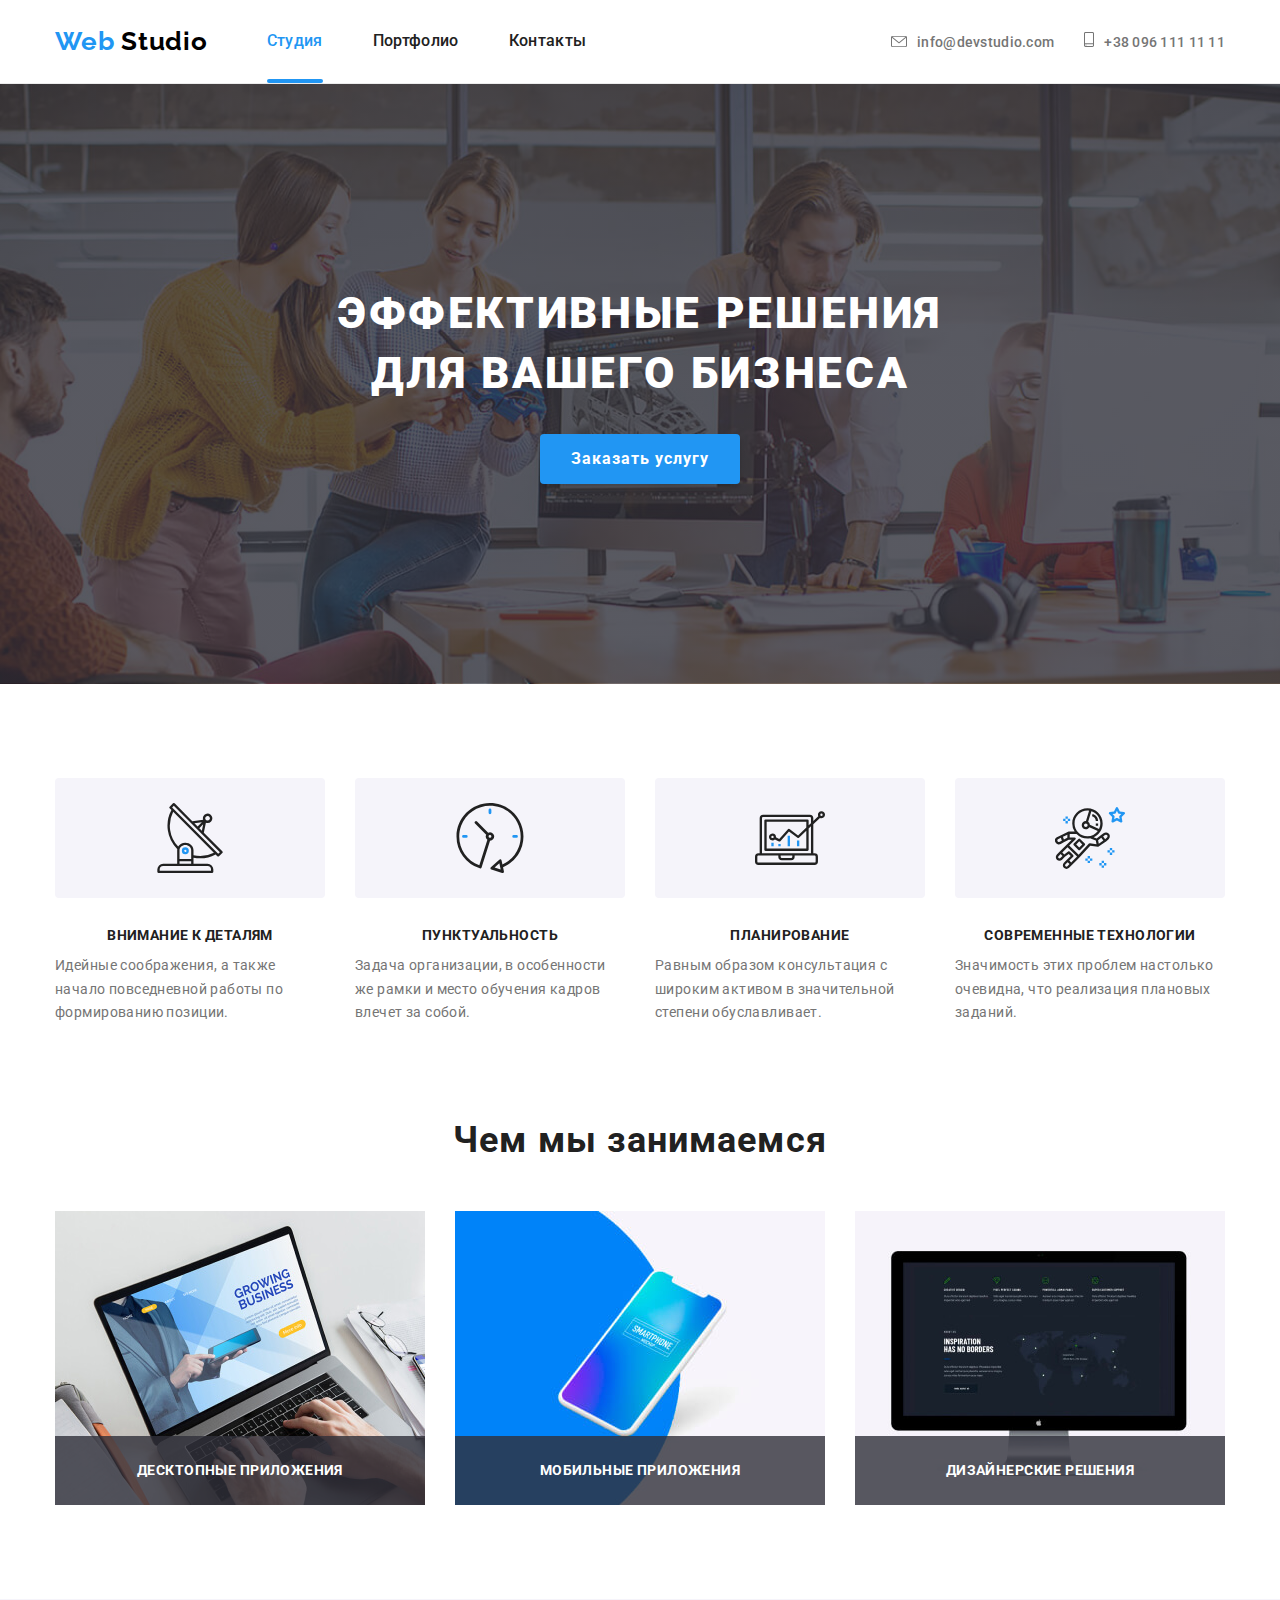
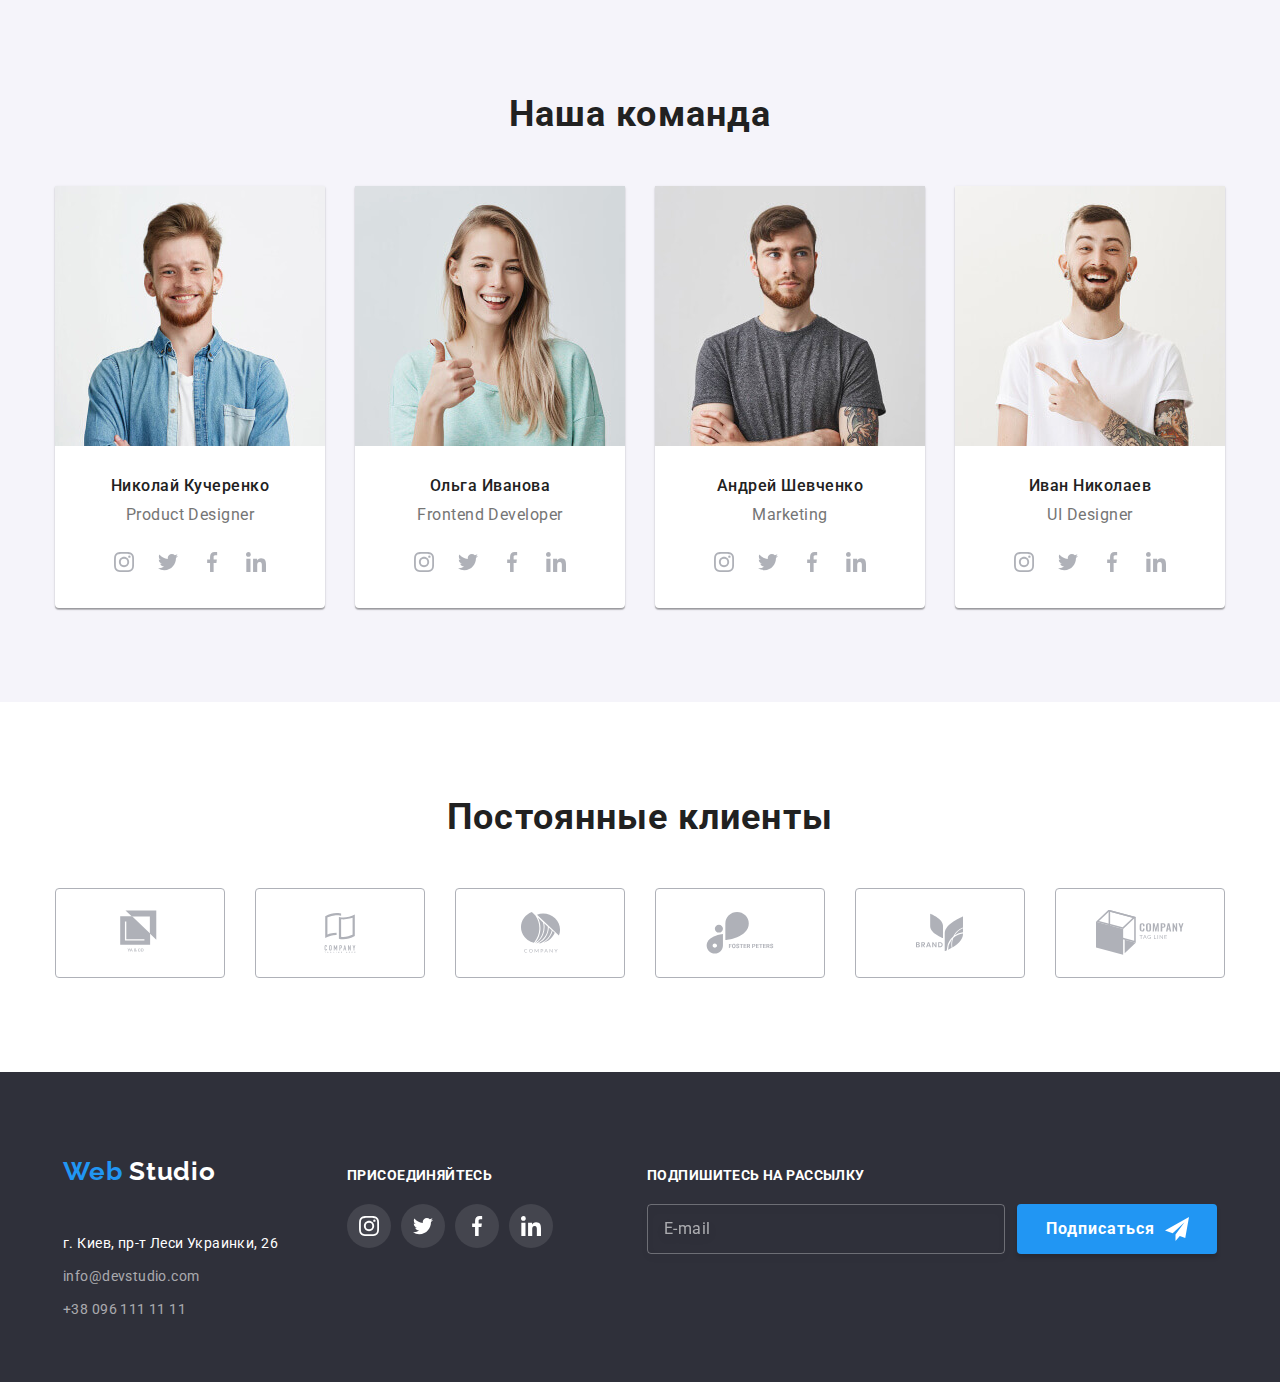
<file: index.html>
<!DOCTYPE html>
<html lang="ru">
  <head>
    <meta charset="UTF-8" />
    <meta name="viewport" content="width=device-width, initial-scale=1.0" />
    <title>Web Studio</title>
    <link
      href="https://fonts.googleapis.com/css2?family=Raleway:wght@700&family=Roboto:wght@400;500;700;900&display=swap"
      rel="stylesheet"
    />
    <link rel="stylesheet" href="./css/normalize.css" />
    <link rel="stylesheet" href="./css/main.min.css" />
  </head>

  <body>
    <!-- Шапка сайта -->
    <header class="header header-main-page">
      <div class="container" id="menu-container">
        <a class="logo link" lang="en" href="./index.html"
          ><span class="logo-element">Web</span> Studio</a
        ><button
          type="button"
          class="menu-button"
          aria-expanded="false"
          aria-controls="menu-container"
          data-menu-button
        >
          <svg
            width="40"
            height="40"
            aria-label="Переключатель мобильного меню"
          >
            <use class="burger" href="./images/sprite.svg#burger"></use>
            <use
              class="burger-close"
              href="./images/sprite.svg#burger-close"
            ></use>
          </svg>
        </button>
        <div data-menu class="menu-container">
          <nav class="navigation">
            <ul class="navigation-list list">
              <li class="navigation-list-item">
                <a
                  class="navigation-list-link current-page-link link"
                  href="./index.html"
                  >Студия</a
                >
              </li>
              <li class="navigation-list-item">
                <a class="navigation-list-link link" href="./portfolio.html"
                  >Портфолио</a
                >
              </li>
              <li class="navigation-list-item">
                <a class="navigation-list-link link" href="">Контакты</a>
              </li>
            </ul>
          </nav>
          <div>
            <address class="address">
              <ul class="address-list list">
                <li class="address-list-item">
                  <a
                    class="address-list-item-link link"
                    href="mailto:info@devstudio.com"
                    ><svg class="header-mail-svg" width="16" height="11">
                      <use href="./images/sprite.svg#envelope"></use></svg
                    >info@devstudio.com</a
                  >
                </li>
                <li class="address-list-item">
                  <a
                    class="address-list-item-link link"
                    href="tel:+380961111111"
                    ><svg class="header-phone-svg" width="10" height="15">
                      <use href="./images/sprite.svg#smartphone"></use></svg
                    >+38 096 111 11 11</a
                  >
                </li>
              </ul>
            </address>
          </div>
        </div>
      </div>
    </header>

    <main>
      <!-- Герой -->
      <section class="hero">
        <div class="container">
          <h1 class="hero-title">
            Эффективные решения<br />
            для вашего бизнеса
          </h1>
          <button data-modal-open type="button" class="hero-button">
            Заказать услугу
          </button>
        </div>
      </section>
      <!-- Почему мы -->
      <section class="why-are-we section">
        <div class="container">
          <h2 hidden>Почему мы</h2>
          <ul class="why-are-we-list list">
            <li class="why-are-we-list-item">
              <div class="why-img">
                <svg width="70" height="70">
                  <use href="./images/sprite.svg#attention"></use>
                </svg>
              </div>
              <h3 class="subtitle">Внимание к деталям</h3>
              <p class="why-are-we-feature">
                Идейные соображения, а также начало повседневной работы по
                формированию позиции.
              </p>
            </li>

            <li class="why-are-we-list-item">
              <div class="why-img">
                <svg width="70" height="70">
                  <use href="./images/sprite.svg#punctuality"></use>
                </svg>
              </div>
              <h3 class="subtitle">Пунктуальность</h3>
              <p class="why-are-we-feature">
                Задача организации, в особенности же рамки и место обучения
                кадров влечет за собой.
              </p>
            </li>
            <li class="why-are-we-list-item">
              <div class="why-img">
                <svg width="70" height="70">
                  <use href="./images/sprite.svg#planning"></use>
                </svg>
              </div>
              <h3 class="subtitle">Планирование</h3>
              <p class="why-are-we-feature">
                Равным образом консультация с широким активом в значительной
                степени обуславливает.
              </p>
            </li>
            <li class="why-are-we-list-item">
              <div class="why-img">
                <svg width="70" height="70">
                  <use href="./images/sprite.svg#technologies"></use>
                </svg>
              </div>
              <h3 class="subtitle">Современные технологии</h3>
              <p class="why-are-we-feature">
                Значимость этих проблем настолько очевидна, что реализация
                плановых заданий.
              </p>
            </li>
          </ul>
        </div>
      </section>
      <!-- Чем мы занимаемся -->
      <section class="what-we-do section">
        <div class="container">
          <h2 class="title">Чем мы занимаемся</h2>
          <ul class="what-we-do-list list">
            <li class="what-we-do-list-item">
              <img
                src="./images/what-we-do/desktop-apps.jpg"
                srcset="./images/what-we-do/desktop-apps@2x.jpg 2x"
                alt="человек работает за ноутбуком"
                width="370"
                height="294"
              />
              <p class="what-we-do-subtitle">Десктопные приложения</p>
            </li>
            <li class="what-we-do-list-item">
              <img
                src="./images/what-we-do/mobile-apps.jpg"
                srcset="./images/what-we-do/mobile-apps@2x.jpg 2x"
                alt="смартфон"
                width="370"
                height="294"
              />
              <p class="what-we-do-subtitle">Мобильные приложения</p>
            </li>
            <li class="what-we-do-list-item">
              <img
                src="./images/what-we-do/design-solutions.jpg"
                srcset="./images/what-we-do/design-solutions@2x.jpg 2x"
                alt="монитор компьютера"
                width="370"
                height="294"
              />
              <p class="what-we-do-subtitle">Дизайнерские решения</p>
            </li>
          </ul>
        </div>
      </section>
      <!-- Наша команда -->
      <section class="team section">
        <div class="container">
          <h2 class="title">Наша команда</h2>
          <ul class="team-list list">
            <li class="team-list-item">
              <picture>
                <source
                  srcset="
                    ./images/team/nikolay-mob.jpg    1x,
                    ./images/team/nikolay-mob@2x.jpg 2x
                  "
                  media="(max-width: 767px)"
                  type="image/jpg"
                />

                <source
                  srcset="
                    ./images/team/nikolay-desc.jpg    1x,
                    ./images/team/nikolay-desc@2x.jpg 2x
                  "
                  media="(min-width: 1200px)"
                  type="image/jpg"
                />

                <source
                  srcset="
                    ./images/team/nikolay-tab.jpg    1x,
                    ./images/team/nikolay-tab@2x.jpg 2x
                  "
                  media="(min-width: 768px)"
                  type="image/jpg"
                />

                <img
                  src="./images/team/nikolay-mob.jpg"
                  alt="продукт дизайнер"
                />
              </picture>

              <h3 class="team-list-item-name">Николай Кучеренко</h3>
              <p class="team-list-item-position" lang="en">Product Designer</p>
              <ul class="team-social-links-list list">
                <li class="team-social-link-list-item">
                  <a
                    class="team-social-link"
                    href=""
                    aria-label="иконка инстаграма"
                    ><svg class="team-social-icon">
                      <use href="./images/sprite.svg#instagram"></use></svg
                  ></a>
                </li>
                <li class="team-social-link-list-item">
                  <a
                    class="team-social-link link"
                    href=""
                    aria-label="иконка твиттера"
                    ><svg class="team-social-icon">
                      <use href="./images/sprite.svg#twitter"></use></svg
                  ></a>
                </li>
                <li class="team-social-link-list-item">
                  <a
                    class="team-social-link link"
                    href=""
                    aria-label="иконка фейсбука"
                    ><svg class="team-social-icon">
                      <use href="./images/sprite.svg#facebook"></use></svg
                  ></a>
                </li>
                <li class="team-social-link-list-item">
                  <a
                    class="team-social-link link"
                    href=""
                    aria-label="иконка линкедина"
                    ><svg class="team-social-icon">
                      <use href="./images/sprite.svg#linkedin"></use></svg
                  ></a>
                </li>
              </ul>
            </li>
            <li class="team-list-item">
              <picture>
                <source
                  srcset="
                    ./images/team/olga-mob.jpg    1x,
                    ./images/team/olga-mob@2x.jpg 2x
                  "
                  media="(max-width: 767px)"
                  type="image/jpg"
                />

                <source
                  srcset="
                    ./images/team/olga-desc.jpg    1x,
                    ./images/team/olga-desc@2x.jpg 2x
                  "
                  media="(min-width: 1200px)"
                  type="image/jpg"
                />

                <source
                  srcset="
                    ./images/team/olga-tab.jpg    1x,
                    ./images/team/olga-tab@2x.jpg 2x
                  "
                  media="(min-width: 768px)"
                  type="image/jpg"
                />

                <img src="./images/team/olga-mob.jpg" alt="продукт дизайнер" />
              </picture>
              <h3 class="team-list-item-name">Ольга Иванова</h3>
              <p class="team-list-item-position" lang="en">
                Frontend Developer
              </p>
              <ul class="team-social-links-list list">
                <li class="team-social-link-list-item">
                  <a
                    class="team-social-link link"
                    href=""
                    aria-label="иконка инстаграма"
                    ><svg class="team-social-icon">
                      <use href="./images/sprite.svg#instagram"></use></svg
                  ></a>
                </li>
                <li class="team-social-link-list-item">
                  <a
                    class="team-social-link link"
                    href=""
                    aria-label="иконка твиттера"
                    ><svg class="team-social-icon">
                      <use href="./images/sprite.svg#twitter"></use></svg
                  ></a>
                </li>
                <li class="team-social-link-list-item">
                  <a
                    class="team-social-link link"
                    href=""
                    aria-label="иконка фейсбука"
                    ><svg class="team-social-icon">
                      <use href="./images/sprite.svg#facebook"></use></svg
                  ></a>
                </li>
                <li class="team-social-link-list-item">
                  <a
                    class="team-social-link link"
                    href=""
                    aria-label="иконка линкедина"
                    ><svg class="team-social-icon">
                      <use href="./images/sprite.svg#linkedin"></use></svg
                  ></a>
                </li>
              </ul>
            </li>
            <li class="team-list-item">
              <picture>
                <source
                  srcset="
                    ./images/team/andrey-mob.jpg    1x,
                    ./images/team/andrey-mob@2x.jpg 2x
                  "
                  media="(max-width: 767px)"
                  type="image/jpg"
                />

                <source
                  srcset="
                    ./images/team/andrey-desc.jpg    1x,
                    ./images/team/andrey-desc@2x.jpg 2x
                  "
                  media="(min-width: 1200px)"
                  type="image/jpg"
                />

                <source
                  srcset="
                    ./images/team/andrey-tab.jpg    1x,
                    ./images/team/andrey-tab@2x.jpg 2x
                  "
                  media="(min-width: 768px)"
                  type="image/jpg"
                />

                <img
                  src="./images/team/andrey-mob.jpg"
                  alt="продукт дизайнер"
                />
              </picture>
              <h3 class="team-list-item-name">Андрей Шевченко</h3>
              <p class="team-list-item-position" lang="en">Marketing</p>
              <ul class="team-social-links-list list">
                <li class="team-social-link-list-item">
                  <a
                    class="team-social-link link"
                    href=""
                    aria-label="иконка инстаграма"
                    ><svg class="team-social-icon">
                      <use href="./images/sprite.svg#instagram"></use></svg
                  ></a>
                </li>
                <li class="team-social-link-list-item">
                  <a
                    class="team-social-link link"
                    href=""
                    aria-label="иконка твиттера"
                    ><svg class="team-social-icon">
                      <use href="./images/sprite.svg#twitter"></use></svg
                  ></a>
                </li>
                <li class="team-social-link-list-item">
                  <a
                    class="team-social-link link"
                    href=""
                    aria-label="иконка фейсбука"
                    ><svg class="team-social-icon">
                      <use href="./images/sprite.svg#facebook"></use>
                    </svg>
                  </a>
                </li>
                <li class="team-social-link-list-item">
                  <a
                    class="team-social-link link"
                    href=""
                    aria-label="иконка линкедина"
                    ><svg class="team-social-icon">
                      <use href="./images/sprite.svg#linkedin"></use></svg
                  ></a>
                </li>
              </ul>
            </li>
            <li class="team-list-item">
              <picture>
                <source
                  srcset="
                    ./images/team/ivan-mob.jpg    1x,
                    ./images/team/ivan-mob@2x.jpg 2x
                  "
                  media="(max-width: 767px)"
                  type="image/jpg"
                />

                <source
                  srcset="
                    ./images/team/ivan-desc.jpg    1x,
                    ./images/team/ivan-desc@2x.jpg 2x
                  "
                  media="(min-width: 1200px)"
                  type="image/jpg"
                />

                <source
                  srcset="
                    ./images/team/ivan-tab.jpg    1x,
                    ./images/team/ivan-tab@2x.jpg 2x
                  "
                  media="(min-width: 768px)"
                  type="image/jpg"
                />

                <img src="./images/team/ivan-mob.jpg" alt="продукт дизайнер" />
              </picture>
              <h3 class="team-list-item-name">Иван Николаев</h3>
              <p class="team-list-item-position" lang="en">UI Designer</p>
              <ul class="team-social-links-list list">
                <li class="team-social-link-list-item">
                  <a
                    class="team-social-link link"
                    href=""
                    aria-label="иконка инстаграма"
                    ><svg class="team-social-icon">
                      <use href="./images/sprite.svg#instagram"></use></svg
                  ></a>
                </li>
                <li class="team-social-link-list-item">
                  <a
                    class="team-social-link link"
                    href=""
                    aria-label="иконка твиттера"
                    ><svg class="team-social-icon">
                      <use href="./images/sprite.svg#twitter"></use></svg
                  ></a>
                </li>
                <li class="team-social-link-list-item">
                  <a
                    class="team-social-link link"
                    href=""
                    aria-label="иконка фейсбука"
                    ><svg class="team-social-icon">
                      <use href="./images/sprite.svg#facebook"></use>
                    </svg>
                  </a>
                </li>
                <li class="team-social-link-list-item">
                  <a
                    class="team-social-link link"
                    href=""
                    aria-label="иконка линкедина"
                    ><svg class="team-social-icon">
                      <use href="./images/sprite.svg#linkedin"></use></svg
                  ></a>
                </li>
              </ul>
            </li>
          </ul>
        </div>
      </section>
      <!-- Постоянные клиенты -->
      <section class="clients section">
        <div class="container">
          <h2 class="title">Постоянные клиенты</h2>
          <ul class="clients-list list">
            <li class="clients-list-item">
              <a class="clients-list-item-link link" href=""
                ><svg class="clients-icon" width="44" height="49">
                  <use href="./images/sprite.svg#client1"></use></svg
              ></a>
            </li>
            <li class="clients-list-item">
              <a class="clients-list-item-link link" href=""
                ><svg class="clients-icon" width="40" height="52">
                  <use href="./images/sprite.svg#client2"></use></svg
              ></a>
            </li>
            <li class="clients-list-item">
              <a class="clients-list-item-link link" href=""
                ><svg class="clients-icon" width="41" height="43">
                  <use href="./images/sprite.svg#client3"></use></svg
              ></a>
            </li>
            <li class="clients-list-item">
              <a class="clients-list-item-link link" href=""
                ><svg class="clients-icon" width="80" height="42">
                  <use href="./images/sprite.svg#client4"></use></svg
              ></a>
            </li>
            <li class="clients-list-item">
              <a class="clients-list-item-link link" href=""
                ><svg class="clients-icon" width="59" height="47">
                  <use href="./images/sprite.svg#client5"></use></svg
              ></a>
            </li>
            <li class="clients-list-item">
              <a class="clients-list-item-link link" href=""
                ><svg class="clients-icon" width="88" height="45">
                  <use href="./images/sprite.svg#client6"></use></svg
              ></a>
            </li>
          </ul>
        </div>
      </section>
    </main>
    <!-- Подвал сайта -->
    <footer class="footer section">
      <div class="container">
        <div class="footer-left">
          <a class="logo link" lang="en" href="./index.html"
            ><span class="logo-element">Web</span>
            <span class="footer-studio">Studio</span></a
          >

          <ul class="contact-list list">
            <li class="contact-list-item">
              <address class="address">
                <a
                  class="footer-location link"
                  href="https://goo.gl/maps/hnpBy58XnBWerGB26"
                  target="_blank"
                  >г. Киев, пр-т Леси Украинки, 26</a
                >
              </address>
            </li>
            <li class="contact-list-item">
              <address class="address">
                <a class="footer-mail link" href="mailto:info@devstudio.com"
                  >info@devstudio.com</a
                >
              </address>
            </li>
            <li class="contact-list-item">
              <address class="address">
                <a class="footer-tel link" href="tel:+380961111111"
                  >+38 096 111 11 11</a
                >
              </address>
            </li>
          </ul>
        </div>

        <div class="footer-join">
          <p class="join-us">присоединяйтесь</p>
          <ul class="footer-social-link-list list">
            <li class="footer-social-link-list-item">
              <a
                class="footer-social-link-list-link"
                href=""
                aria-label="иконка инстаграма"
                ><svg class="footer-social-icon">
                  <use href="./images/sprite.svg#instagram"></use></svg
              ></a>
            </li>
            <li class="footer-social-link-list-item">
              <a
                class="footer-social-link-list-link"
                href=""
                aria-label="иконка твиттера"
                ><svg class="footer-social-icon">
                  <use href="./images/sprite.svg#twitter"></use></svg
              ></a>
            </li>
            <li class="footer-social-link-list-item">
              <a
                class="footer-social-link-list-link"
                href=""
                aria-label="иконка фейсбука"
                ><svg class="footer-social-icon">
                  <use href="./images/sprite.svg#facebook"></use></svg
              ></a>
            </li>
            <li class="footer-social-link-list-item">
              <a
                class="footer-social-link-list-link"
                href=""
                aria-label="иконка линкедина"
                ><svg class="footer-social-icon">
                  <use href="./images/sprite.svg#linkedin"></use></svg
              ></a>
            </li>
          </ul>
        </div>
        <div class="footer-subscribe">
          <p class="join-us">Подпишитесь на рассылку</p>
          <form class="footer-subscribe-form" action="#">
            <input
              class="footer-subscribe-input"
              type="email"
              name="email"
              placeholder="E-mail"
              required
            />
            <button type="submit" class="footer-subscribe-btn">
              Подписаться<svg
                class="footer-subscribe-svg"
                width="24"
                height="24"
              >
                <use href="./images/sprite.svg#send"></use>
              </svg>
            </button>
          </form>
        </div>
      </div>
    </footer>

    <div class="backdrop is-hidden" data-modal>
      <form action="#" class="modal-form">
        <button class="modal-close-btn" type="button" data-modal-close>
          <svg class="modal-close-btn-svg">
            <use href="./images/sprite.svg#close"></use>
          </svg>
        </button>
        <h2 class="modal-form-title">
          Оставьте свои данные, мы вам перезвоним
        </h2>
        <div class="modal-form-input-wrapper">
          <input
            type="text"
            name="user-name"
            id="user-modal-name"
            class="modal-form-input"
            placeholder=" "
            required
          />
          <label class="modal-form-label" for="user-modal-name">Имя</label
          ><svg class="modal-input-svg" width="18" height="18">
            <use href="./images/sprite.svg#name"></use>
          </svg>
        </div>
        <div class="modal-form-input-wrapper">
          <input
            type="tel"
            name="user-tel"
            id="user-modal-tel"
            class="modal-form-input"
            placeholder=" "
            required
          />
          <label for="user-modal-tel" class="modal-form-label">Телефон</label
          ><svg class="modal-input-svg" width="18" height="18">
            <use href="./images/sprite.svg#phone"></use>
          </svg>
        </div>
        <div class="modal-form-input-wrapper">
          <input
            type="email"
            name="user-mail"
            id="user-modal-mail"
            class="modal-form-input"
            placeholder=" "
            required
          />
          <label for="user-modal-mail" class="modal-form-label">Почта</label
          ><svg class="modal-input-svg" width="18" height="18">
            <use href="./images/sprite.svg#email"></use>
          </svg>
        </div>
        <textarea
          class="modal-form-comment"
          name="modal-form-comment"
          placeholder="Комментарий"
        ></textarea>
        <div class="checkbox">
          <input class="checkbox-input" type="checkbox" id="check" /><label
            class="checkbox-label"
            for="check"
            >Соглашаюсь с рассылкой и принимаю
            <a class="checkbox-agreement-link" href="#"
              >Условия договора</a
            ></label
          >
        </div>

        <button class="modal-form-submit-btn" type="submit">Отправить</button>
      </form>
    </div>
    <script src="./js/menu.js"></script>
    <script src="./js/modal.js"></script>
  </body>
</html>
</file>
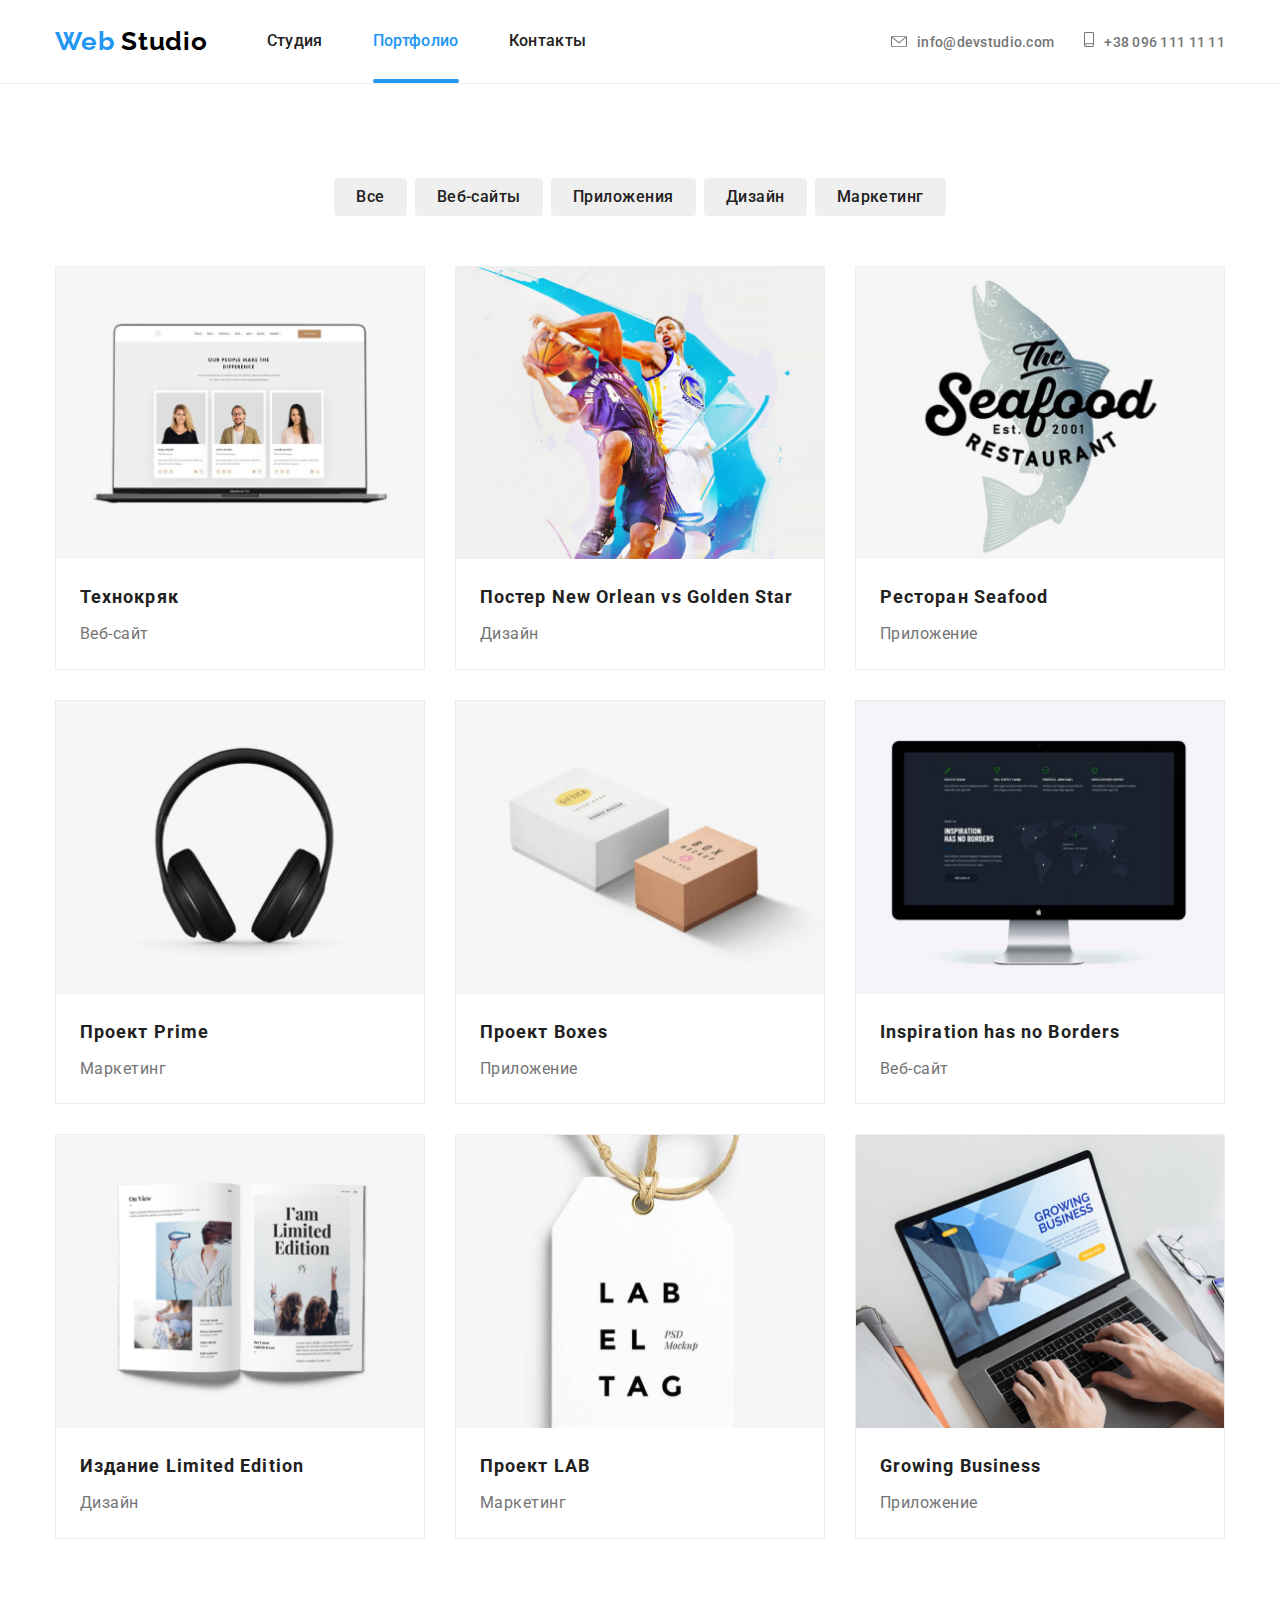
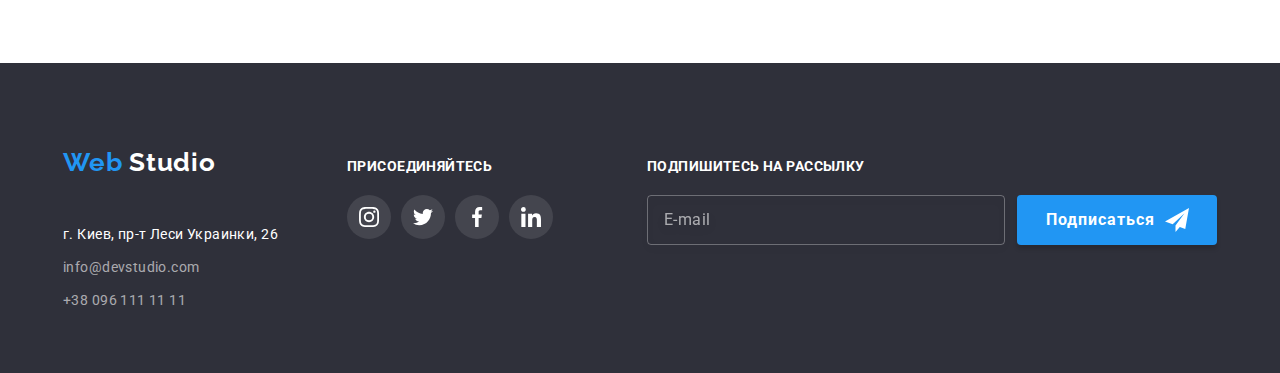
<file: portfolio.html>
<!DOCTYPE html>
<html lang="ru">
  <head>
    <meta charset="UTF-8" />
    <meta name="viewport" content="width=device-width, initial-scale=1.0" />
    <title>Web Studio</title>
    <link
      href="https://fonts.googleapis.com/css2?family=Raleway:wght@700&family=Roboto:wght@400;500;700;900&display=swap"
      rel="stylesheet"
    />
    <link rel="stylesheet" href="./css/normalize.css" />
    <link rel="stylesheet" href="./css/main.min.css" />
  </head>

  <body>
    <!-- Шапка сайта -->
    <header class="header header-main-page">
      <div class="container" id="menu-container">
        <a class="logo link" lang="en" href="./index.html"
          ><span class="logo-element">Web</span> Studio</a
        ><button
          type="button"
          class="menu-button"
          aria-expanded="false"
          aria-controls="menu-container"
          data-menu-button
        >
          <svg
            width="40"
            height="40"
            aria-label="Переключатель мобильного меню"
          >
            <use class="burger" href="./images/sprite.svg#burger"></use>
            <use
              class="burger-close"
              href="./images/sprite.svg#burger-close"
            ></use>
          </svg>
        </button>
        <div data-menu class="menu-container">
          <nav class="navigation">
            <ul class="navigation-list list">
              <li class="navigation-list-item">
                <a class="navigation-list-link link" href="./index.html"
                  >Студия</a
                >
              </li>
              <li class="navigation-list-item">
                <a
                  class="navigation-list-link current-page-link link"
                  href="./portfolio.html"
                  >Портфолио</a
                >
              </li>
              <li class="navigation-list-item">
                <a class="navigation-list-link link" href="">Контакты</a>
              </li>
            </ul>
          </nav>
          <div>
            <address class="address">
              <ul class="address-list list">
                <li class="address-list-item">
                  <a
                    class="address-list-item-link link"
                    href="mailto:info@devstudio.com"
                    ><svg class="header-mail-svg" width="16" height="11">
                      <use href="./images/sprite.svg#envelope"></use></svg
                    >info@devstudio.com</a
                  >
                </li>
                <li class="address-list-item">
                  <a
                    class="address-list-item-link link"
                    href="tel:+380961111111"
                    ><svg class="header-phone-svg" width="10" height="15">
                      <use href="./images/sprite.svg#smartphone"></use></svg
                    >+38 096 111 11 11</a
                  >
                </li>
              </ul>
            </address>
          </div>
        </div>
      </div>
    </header>
    <main>
      <!-- Портфолио -->
      <section class="portfolio section">
        <div class="container">
          <h1 hidden>Наши работы</h1>
          <ul class="portfolio-filter list">
            <li class="portfolio-filter-list-item">
              <button class="portfolio-button" type="button">Все</button>
            </li>
            <li class="portfolio-filter-list-item">
              <button class="portfolio-button" type="button">Веб-сайты</button>
            </li>
            <li class="portfolio-filter-list-item">
              <button class="portfolio-button" type="button">Приложения</button>
            </li>
            <li class="portfolio-filter-list-item">
              <button class="portfolio-button" type="button">Дизайн</button>
            </li>
            <li class="portfolio-filter-list-item">
              <button class="portfolio-button" type="button">Маркетинг</button>
            </li>
          </ul>

          <ul class="portfolio-list list">
            <li class="portfolio-list-item">
              <a class="portfolio-list-item-link link" href="">
                <div class="potfolio-desc">
                  <picture>
                    <source
                      srcset="
                        ./images/portfolio/project1-mob.jpg    1x,
                        ./images/portfolio/project1-mob@2x.jpg 2x
                      "
                      media="(max-width: 767px)"
                      type="image/jpg"
                    />
                    <source
                      srcset="
                        ./images/portfolio/project1-desc.jpg    1x,
                        ./images/portfolio/project1-desc@2x.jpg 2x
                      "
                      media="(min-width: 1200px)"
                      type="image/jpg"
                    />
                    <source
                      srcset="
                        ./images/portfolio/project1-tab.jpg    1x,
                        ./images/portfolio/project1-tab@2x.jpg 2x
                      "
                      media="(min-width: 768px)"
                      type="image/jpg"
                    />
                    <img
                      src="./images/portfolio/project1-mob.jpg"
                      alt="ноутбук"
                    />
                  </picture>
                  <p class="portfolio-hover-desc">
                    Технокряк это современная площадка распространения
                    коронавируса. Компании используют эту платформу для
                    цифрового шпионажа и атак на защищённые сервера конкурентов.
                  </p>
                </div>
                <p class="portfolio-list-item-name">Технокряк</p>
                <p class="portfolio-list-item-desc">Веб-сайт</p></a
              >
            </li>
            <li class="portfolio-list-item">
              <a class="portfolio-list-item-link link" href="">
                <div class="potfolio-desc">
                  <picture>
                    <source
                      srcset="
                        ./images/portfolio/project2-mob.jpg    1x,
                        ./images/portfolio/project2-mob@2x.jpg 2x
                      "
                      media="(max-width: 767px)"
                      type="image/jpg"
                    />
                    <source
                      srcset="
                        ./images/portfolio/project2-desc.jpg    1x,
                        ./images/portfolio/project2-desc@2x.jpg 2x
                      "
                      media="(min-width: 1200px)"
                      type="image/jpg"
                    />
                    <source
                      srcset="
                        ./images/portfolio/project2-tab.jpg    1x,
                        ./images/portfolio/project2-tab@2x.jpg 2x
                      "
                      media="(min-width: 768px)"
                      type="image/jpg"
                    />
                    <img
                      src="./images/portfolio/project2-mob.jpg"
                      alt="постер с баскетболистами"
                    />
                  </picture>
                  <p class="portfolio-hover-desc">
                    Технокряк это современная площадка распространения
                    коронавируса. Компании используют эту платформу для
                    цифрового шпионажа и атак на защищённые сервера конкурентов.
                  </p>
                </div>
                <p class="portfolio-list-item-name">
                  Постер <span lang="en">New Orlean vs Golden Star</span>
                </p>
                <p class="portfolio-list-item-desc">Дизайн</p></a
              >
            </li>
            <li class="portfolio-list-item">
              <a class="portfolio-list-item-link link" href="">
                <div class="potfolio-desc">
                  <picture>
                    <source
                      srcset="
                        ./images/portfolio/project3-mob.jpg    1x,
                        ./images/portfolio/project3-mob@2x.jpg 2x
                      "
                      media="(max-width: 767px)"
                      type="image/jpg"
                    />
                    <source
                      srcset="
                        ./images/portfolio/project3-desc.jpg    1x,
                        ./images/portfolio/project3-desc@2x.jpg 2x
                      "
                      media="(min-width: 1200px)"
                      type="image/jpg"
                    />
                    <source
                      srcset="
                        ./images/portfolio/project3-tab.jpg    1x,
                        ./images/portfolio/project3-tab@2x.jpg 2x
                      "
                      media="(min-width: 768px)"
                      type="image/jpg"
                    />
                    <img
                      src="./images/portfolio/project3-mob.jpg"
                      alt="логотип ресторана"
                    />
                  </picture>
                  <p class="portfolio-hover-desc">
                    Технокряк это современная площадка распространения
                    коронавируса. Компании используют эту платформу для
                    цифрового шпионажа и атак на защищённые сервера конкурентов.
                  </p>
                </div>
                <p class="portfolio-list-item-name">
                  Ресторан <span lang="en">Seafood</span>
                </p>
                <p class="portfolio-list-item-desc">Приложение</p></a
              >
            </li>
            <li class="portfolio-list-item">
              <a class="portfolio-list-item-link link" href="">
                <div class="potfolio-desc">
                  <picture>
                    <source
                      srcset="
                        ./images/portfolio/project4-mob.jpg    1x,
                        ./images/portfolio/project4-mob@2x.jpg 2x
                      "
                      media="(max-width: 767px)"
                      type="image/jpg"
                    />
                    <source
                      srcset="
                        ./images/portfolio/project4-desc.jpg    1x,
                        ./images/portfolio/project4-desc@2x.jpg 2x
                      "
                      media="(min-width: 1200px)"
                      type="image/jpg"
                    />
                    <source
                      srcset="
                        ./images/portfolio/project4-tab.jpg    1x,
                        ./images/portfolio/project4-tab@2x.jpg 2x
                      "
                      media="(min-width: 768px)"
                      type="image/jpg"
                    />
                    <img
                      src="./images/portfolio/project4-mob.jpg"
                      alt="наушники"
                    />
                  </picture>
                  <p class="portfolio-hover-desc">
                    Технокряк это современная площадка распространения
                    коронавируса. Компании используют эту платформу для
                    цифрового шпионажа и атак на защищённые сервера конкурентов.
                  </p>
                </div>
                <p class="portfolio-list-item-name">
                  Проект <span lang="en">Prime</span>
                </p>
                <p class="portfolio-list-item-desc">Маркетинг</p></a
              >
            </li>
            <li class="portfolio-list-item">
              <a class="portfolio-list-item-link link" href="">
                <div class="potfolio-desc">
                  <picture>
                    <source
                      srcset="
                        ./images/portfolio/project5-mob.jpg    1x,
                        ./images/portfolio/project5-mob@2x.jpg 2x
                      "
                      media="(max-width: 767px)"
                      type="image/jpg"
                    />
                    <source
                      srcset="
                        ./images/portfolio/project5-desc.jpg    1x,
                        ./images/portfolio/project5-desc@2x.jpg 2x
                      "
                      media="(min-width: 1200px)"
                      type="image/jpg"
                    />
                    <source
                      srcset="
                        ./images/portfolio/project5-tab.jpg    1x,
                        ./images/portfolio/project5-tab@2x.jpg 2x
                      "
                      media="(min-width: 768px)"
                      type="image/jpg"
                    />
                    <img
                      src="./images/portfolio/project5-mob.jpg"
                      alt="две коробки"
                    />
                  </picture>
                  <p class="portfolio-hover-desc">
                    Технокряк это современная площадка распространения
                    коронавируса. Компании используют эту платформу для
                    цифрового шпионажа и атак на защищённые сервера конкурентов.
                  </p>
                </div>
                <p class="portfolio-list-item-name">
                  Проект <span lang="en">Boxes</span>
                </p>
                <p class="portfolio-list-item-desc">Приложение</p></a
              >
            </li>
            <li class="portfolio-list-item">
              <a class="portfolio-list-item-link link" href="">
                <div class="potfolio-desc">
                  <picture>
                    <source
                      srcset="
                        ./images/portfolio/project6-mob.jpg    1x,
                        ./images/portfolio/project6-mob@2x.jpg 2x
                      "
                      media="(max-width: 767px)"
                      type="image/jpg"
                    />
                    <source
                      srcset="
                        ./images/portfolio/project6-desc.jpg    1x,
                        ./images/portfolio/project6-desc@2x.jpg 2x
                      "
                      media="(min-width: 1200px)"
                      type="image/jpg"
                    />
                    <source
                      srcset="
                        ./images/portfolio/project6-tab.jpg    1x,
                        ./images/portfolio/project6-tab@2x.jpg 2x
                      "
                      media="(min-width: 768px)"
                      type="image/jpg"
                    />
                    <img
                      src="./images/portfolio/project6-mob.jpg"
                      alt="компьютер"
                    />
                  </picture>
                  <p class="portfolio-hover-desc">
                    Технокряк это современная площадка распространения
                    коронавируса. Компании используют эту платформу для
                    цифрового шпионажа и атак на защищённые сервера конкурентов.
                  </p>
                </div>

                <p class="portfolio-list-item-name">
                  <span lang="en">Inspiration has no Borders</span>
                </p>
                <p class="portfolio-list-item-desc">Веб-сайт</p></a
              >
            </li>
            <li class="portfolio-list-item">
              <a class="portfolio-list-item-link link" href="">
                <div class="potfolio-desc">
                  <picture>
                    <source
                      srcset="
                        ./images/portfolio/project7-mob.jpg    1x,
                        ./images/portfolio/project7-mob@2x.jpg 2x
                      "
                      media="(max-width: 767px)"
                      type="image/jpg"
                    />
                    <source
                      srcset="
                        ./images/portfolio/project7-desc.jpg    1x,
                        ./images/portfolio/project7-desc@2x.jpg 2x
                      "
                      media="(min-width: 1200px)"
                      type="image/jpg"
                    />
                    <source
                      srcset="
                        ./images/portfolio/project7-tab.jpg    1x,
                        ./images/portfolio/project7-tab@2x.jpg 2x
                      "
                      media="(min-width: 768px)"
                      type="image/jpg"
                    />
                    <img
                      src="./images/portfolio/project7-mob.jpg"
                      alt="открытая книга"
                    />
                  </picture>
                  <p class="portfolio-hover-desc">
                    Технокряк это современная площадка распространения
                    коронавируса. Компании используют эту платформу для
                    цифрового шпионажа и атак на защищённые сервера конкурентов.
                  </p>
                </div>

                <p class="portfolio-list-item-name">
                  Издание <span lang="en">Limited Edition</span>
                </p>
                <p class="portfolio-list-item-desc">Дизайн</p></a
              >
            </li>
            <li class="portfolio-list-item">
              <a class="portfolio-list-item-link link" href="">
                <div class="potfolio-desc">
                  <picture>
                    <source
                      srcset="
                        ./images/portfolio/project8-mob.jpg    1x,
                        ./images/portfolio/project8-mob@2x.jpg 2x
                      "
                      media="(max-width: 767px)"
                      type="image/jpg"
                    />
                    <source
                      srcset="
                        ./images/portfolio/project8-desc.jpg    1x,
                        ./images/portfolio/project8-desc@2x.jpg 2x
                      "
                      media="(min-width: 1200px)"
                      type="image/jpg"
                    />
                    <source
                      srcset="
                        ./images/portfolio/project8-tab.jpg    1x,
                        ./images/portfolio/project8-tab@2x.jpg 2x
                      "
                      media="(min-width: 768px)"
                      type="image/jpg"
                    />
                    <img
                      src="./images/portfolio/project8-mob.jpg"
                      alt="ярлык"
                    />
                  </picture>
                  <p class="portfolio-hover-desc">
                    Технокряк это современная площадка распространения
                    коронавируса. Компании используют эту платформу для
                    цифрового шпионажа и атак на защищённые сервера конкурентов.
                  </p>
                </div>

                <p class="portfolio-list-item-name">
                  Проект <span lang="en">LAB</span>
                </p>
                <p class="portfolio-list-item-desc">Маркетинг</p></a
              >
            </li>
            <li class="portfolio-list-item">
              <a class="portfolio-list-item-link link" href="">
                <div class="potfolio-desc">
                  <picture>
                    <source
                      srcset="
                        ./images/portfolio/project9-mob.jpg    1x,
                        ./images/portfolio/project9-mob@2x.jpg 2x
                      "
                      media="(max-width: 767px)"
                      type="image/jpg"
                    />
                    <source
                      srcset="
                        ./images/portfolio/project9-desc.jpg    1x,
                        ./images/portfolio/project9-desc@2x.jpg 2x
                      "
                      media="(min-width: 1200px)"
                      type="image/jpg"
                    />
                    <source
                      srcset="
                        ./images/portfolio/project9-tab.jpg    1x,
                        ./images/portfolio/project9-tab@2x.jpg 2x
                      "
                      media="(min-width: 768px)"
                      type="image/jpg"
                    />
                    <img
                      src="./images/portfolio/project9-mob.jpg"
                      alt="человек работает за ноутбуком"
                    />
                  </picture>
                  <p class="portfolio-hover-desc">
                    Технокряк это современная площадка распространения
                    коронавируса. Компании используют эту платформу для
                    цифрового шпионажа и атак на защищённые сервера конкурентов.
                  </p>
                </div>

                <p class="portfolio-list-item-name">
                  <span lang="en">Growing Business</span>
                </p>
                <p class="portfolio-list-item-desc">Приложение</p></a
              >
            </li>
          </ul>
        </div>
      </section>
    </main>
    <!-- Подвал сайта -->
    <footer class="footer section">
      <div class="container">
        <div class="footer-left">
          <a class="logo link" lang="en" href="./index.html"
            ><span class="logo-element">Web</span>
            <span class="footer-studio">Studio</span></a
          >

          <ul class="contact-list list">
            <li class="contact-list-item">
              <address class="address">
                <a
                  class="footer-location link"
                  href="https://goo.gl/maps/hnpBy58XnBWerGB26"
                  target="_blank"
                  >г. Киев, пр-т Леси Украинки, 26</a
                >
              </address>
            </li>
            <li class="contact-list-item">
              <address class="address">
                <a class="footer-mail link" href="mailto:info@devstudio.com"
                  >info@devstudio.com</a
                >
              </address>
            </li>
            <li class="contact-list-item">
              <address class="address">
                <a class="footer-tel link" href="tel:+380961111111"
                  >+38 096 111 11 11</a
                >
              </address>
            </li>
          </ul>
        </div>

        <div class="footer-join">
          <p class="join-us">присоединяйтесь</p>
          <ul class="footer-social-link-list list">
            <li class="footer-social-link-list-item">
              <a
                class="footer-social-link-list-link"
                href=""
                aria-label="иконка инстаграма"
                ><svg class="footer-social-icon">
                  <use href="./images/sprite.svg#instagram"></use></svg
              ></a>
            </li>
            <li class="footer-social-link-list-item">
              <a
                class="footer-social-link-list-link"
                href=""
                aria-label="иконка твиттера"
                ><svg class="footer-social-icon">
                  <use href="./images/sprite.svg#twitter"></use></svg
              ></a>
            </li>
            <li class="footer-social-link-list-item">
              <a
                class="footer-social-link-list-link"
                href=""
                aria-label="иконка фейсбука"
                ><svg class="footer-social-icon">
                  <use href="./images/sprite.svg#facebook"></use></svg
              ></a>
            </li>
            <li class="footer-social-link-list-item">
              <a
                class="footer-social-link-list-link"
                href=""
                aria-label="иконка линкедина"
                ><svg class="footer-social-icon">
                  <use href="./images/sprite.svg#linkedin"></use></svg
              ></a>
            </li>
          </ul>
        </div>
        <div class="footer-subscribe">
          <p class="join-us">Подпишитесь на рассылку</p>
          <form class="footer-subscribe-form" action="#">
            <input
              class="footer-subscribe-input"
              type="email"
              name="email"
              placeholder="E-mail"
              required
            />
            <button type="submit" class="footer-subscribe-btn">
              Подписаться<svg
                class="footer-subscribe-svg"
                width="24"
                height="24"
              >
                <use href="./images/sprite.svg#send"></use>
              </svg>
            </button>
          </form>
        </div>
      </div>
    </footer>
    <script src="./js/menu.js"></script>
  </body>
</html>
</file>
<file: css/main.min.css>
html{box-sizing:border-box}*,*::before,*::after{box-sizing:inherit;margin:0;padding:0}body{font-family:"Roboto",sans-serif;background-color:#ffffff;list-style:none}h1{margin:0}img{display:block;max-width:100%;height:auto}.address{font-style:normal}.link{text-decoration:none;display:block}.list{list-style:none}.section{padding-top:60px;padding-bottom:60px}.container{margin-left:auto;margin-right:auto;padding-left:15px;padding-right:15px}@media screen and (min-width: 480px){.container{max-width:480px}}@media screen and (min-width: 768px){.container{max-width:768px}}@media screen and (min-width: 1200px){.container{max-width:1200px}}.backdrop{position:fixed;width:100%;height:100%;left:0;top:0;display:flex;justify-content:center;align-items:center;background:rgba(0,0,0,0.2);z-index:1000;transition:opacity 250ms cubic-bezier(0.4, 0, 0.2, 1),visibility 250ms cubic-bezier(0.4, 0, 0.2, 1)}.is-hidden{opacity:0;visibility:hidden;pointer-events:none}.modal-form{max-width:528px;padding:40px;position:absolute;top:50%;left:50%;transform:translate(-50%, -50%);display:flex;flex-direction:column;justify-content:center;align-items:center;background:#ffffff;box-shadow:0px 1px 3px rgba(0,0,0,0.12),0px 1px 1px rgba(0,0,0,0.14),0px 2px 1px rgba(0,0,0,0.2);border-radius:4px;transition:transform 250ms cubic-bezier(0.4, 0, 0.2, 1)}.backdrop.is-hidden .modal-form{transform:translate(-50%, 50%)}.modal-form-title{font-weight:700;font-size:20px;line-height:1.15;text-align:center;letter-spacing:0.03em;margin-bottom:30px}.modal-form-input-wrapper{position:relative;margin-bottom:28px}.modal-form-input{display:block;padding:12px 18px 12px 42px;max-width:448px}.modal-form-label{position:absolute;top:50%;left:42px;transform:translateY(-50%)}.modal-form-comment{padding:12px 16px;margin-bottom:20px;width:100%;height:120px;resize:none}.modal-form-input,.modal-form-comment{border:1px solid rgba(33,33,33,0.2);box-sizing:border-box;border-radius:4px}.modal-form-input,.modal-form-comment,.modal-form-label{font-weight:400;font-size:14px;line-height:1.14;letter-spacing:0.01em;color:#757575;transition:transform 250ms cubic-bezier(0.4, 0, 0.2, 1)}.modal-form-input:focus+.modal-form-label,.modal-form-input:not(:placeholder-shown)+.modal-form-label{transform:translate(-26px, -40px);color:#2196f3;font-size:12px;font-weight:400;line-height:1.17;letter-spacing:0.01em}.modal-form-input:focus,.modal-form-comment:focus,.modal-form-input:not(:placeholder-shown),.modal-form-comment:not(:placeholder-shown){outline:none;border-color:#2196f3}.modal-input-svg{position:absolute;top:50%;left:16px;transform:translateY(-50%);fill:#212121;transition:fill 250ms cubic-bezier(0.4, 0, 0.2, 1)}.modal-form-input:focus ~ .modal-input-svg{fill:#2196f3}.modal-form-input:focus ~ .modal-btn-svg{fill:#2196f3}.modal-form-submit-btn{width:200px;height:50px;background:#2196f3;box-shadow:0px 4px 4px rgba(0,0,0,0.15);border-radius:4px;border:none;font-weight:700;font-size:16px;line-height:1.87;text-align:center;letter-spacing:0.06em;color:#ffffff;cursor:pointer}.modal-form-submit-btn:hover{background-color:#188ce8}.checkbox-input{position:absolute;width:1px;height:1px;margin:-1px;border:0;padding:0;clip:rect(0 0 0 0);overflow:hidden}.checkbox{margin-bottom:30px;font-weight:400;font-size:14px;line-height:1.71;letter-spacing:0.03em;color:#757575;display:flex;align-items:center;position:relative;padding-left:25px}.checkbox label:after{content:"";display:inline-block;width:16px;height:15px;border:2px solid #212121;border-radius:2px;margin-right:8px;position:absolute;left:0;top:50%;transform:translateY(-50%)}.checkbox input[type="checkbox"]:checked+label:after{background-image:url("../images/icon-check.svg");background-size:contain;background-origin:border-box;border-color:#2196f3;background-color:#2196f3}.checkbox-agreement-link{color:#2196f3}.modal-close-btn{cursor:pointer;position:absolute;top:8px;right:8px;background-color:transparent;border:none}.modal-close-btn-svg{width:30px;height:30px;border:1px solid rgba(0,0,0,0.1);border-radius:50%;fill:#000000;background:#ffffff;transition:fill 250ms cubic-bezier(0.4, 0, 0.2, 1)}.modal-close-btn-svg:hover{fill:#2196f3;border-color:rgba(0,0,0,0.1)}@media screen and (min-width: 480px) and (max-width: 1199px){.modal-form{width:450px}.modal-form-input{width:370px}}@media screen and (min-width: 1200px){.modal-form{width:528px}.modal-form-input{width:448px}}.header{border-bottom:1px solid #ececec;position:relative}.header .container{display:flex;align-items:center;justify-content:space-between}.logo{font-family:"Raleway",sans-serif;font-weight:700;font-size:24px;line-height:1.17;letter-spacing:0.03em;color:#000}.logo-element{color:#2196f3}.header-mail-svg{margin-right:10px;fill:#757575;transition:fill 250ms cubic-bezier(0.4, 0, 0.2, 1)}.header-phone-svg{margin-right:10px;fill:#757575;transition:fill 250ms cubic-bezier(0.4, 0, 0.2, 1)}.address-list-item-link:hover .header-mail-svg,.address-list-item-link:focus .header-mail-svg,.address-list-item-link:hover .header-phone-svg,.address-list-item-link:focus .header-phone-svg{fill:#2196f3}.navigation-list-link{position:relative;display:inline-flex}.navigation-list-link.current-page-link::after{position:absolute;display:block;content:"";width:100%;height:4px;background:#2196f3;border-radius:2px;bottom:-8px;left:0}.navigation-list-link:hover,.navigation-list-link:focus,.address-list-item-link:hover,.address-list-item-link:focus{color:#2196f3}.navigation-list-link,.address-list-item-link{font-weight:500;letter-spacing:0.02em;transition:color 250ms cubic-bezier(0.4, 0, 0.2, 1)}.navigation-list-link{color:#212121}.address-list-item-link{color:#757575}.current-page-link{color:#2196f3}@media screen and (max-width: 767px){.menu-button{display:inline-flex;margin:0;padding:0;border:none;background-color:transparent}.menu-button .burger-close{display:none}.menu-button.is-open .burger-close{display:block}.menu-button.is-open .burger{display:none}.menu-button:hover .burger,.menu-button:focus .burger,.menu-button:hover .burger-close,.menu-button:focus .burger-close{fill:#2196f3}.menu-container{display:none;position:absolute;top:100%;left:0;padding-top:60px;padding-bottom:60px;width:100%;background:#ffffff;box-shadow:0px 4px 8px rgba(0,0,0,0.04),0px 2px 4px rgba(0,0,0,0.08),0px 1px 3px rgba(0,0,0,0.16);text-align:center}.menu-container.is-open{display:block;z-index:10000}.navigation-list{margin-bottom:60px}.logo{padding-top:16px;padding-bottom:16px}.navigation-list-item:not(:last-child){margin-bottom:40px}.navigation-list-link,.address-list-item-link{font-size:18px;line-height:1.17}.address-list-item:not(:last-child){margin-bottom:16px}}@media screen and (min-width: 768px){.logo{padding-top:26px;padding-bottom:26px}.menu-button{display:none}.menu-container{display:flex;justify-content:flex-end;align-items:center;flex-grow:1}.navigation-list{display:flex;margin-right:84px}.navigation-list-item:not(:last-child){margin-right:50px}.navigation-list-link{padding-top:32px;padding-bottom:32px}.navigation-list-link.current-page-link::after{bottom:0}.address-list-item-link{font-size:12px;line-height:1.17}}@media screen and (min-width: 768px) and (max-width: 1199px){.address-list-item:not(:last-child){margin-bottom:10px}}@media screen and (min-width: 1200px){.logo{font-size:26px;line-height:1.19;padding-top:24px;padding-bottom:25px}.navigation-list{display:flex;margin-right:305px}.address-list{display:flex;align-items:baseline}.address-list-item:not(:last-child){margin-right:30px}.address-list-item-link{font-size:14px;line-height:1.14;padding-top:32px;padding-bottom:32px}}.hero{max-width:480px;margin-left:auto;margin-right:auto;background-image:linear-gradient(rgba(47,48,58,0.8), rgba(47,48,58,0.8)),url(../images/hero/hero-mob.jpg);background-repeat:no-repeat;background-size:cover;background-position:center}@media screen and (min-device-pixel-ratio: 2), screen and (min-resolution: 192dpi), screen and (min-resolution: 2dppx){.hero{background-image:linear-gradient(rgba(47,48,58,0.8), rgba(47,48,58,0.8)),url(../images/hero/hero-mob@2x.jpg)}}.hero-title{font-weight:900;font-size:26px;line-height:1.62;text-align:center;letter-spacing:0.06em;text-transform:uppercase;color:#ffffff}.hero .container{display:flex;flex-direction:column;align-items:center;padding-top:118px;padding-bottom:118px}.hero-button{margin-top:30px;width:200px;height:50px;background:#2196f3;box-shadow:0px 4px 4px rgba(0,0,0,0.15);border:transparent;border-radius:4px;font-weight:700;font-size:16px;line-height:1.87;text-align:center;letter-spacing:0.06em;color:#ffffff}.hero-button:hover,.hero-button:focus{background-color:#188ce8;color:#ffffff;cursor:pointer}@media screen and (min-width: 768px){.hero{max-width:1199px;margin-left:auto;margin-right:auto;background-image:linear-gradient(rgba(47,48,58,0.8), rgba(47,48,58,0.8)),url(../images/hero/hero-tab.jpg)}}@media screen and (min-width: 768px) and (min-device-pixel-ratio: 2), screen and (min-width: 768px) and (min-resolution: 192dpi), screen and (min-width: 768px) and (min-resolution: 2dppx){.hero{background-image:linear-gradient(rgba(47,48,58,0.8), rgba(47,48,58,0.8)),url(../images/hero/hero-tab@2x.jpg)}}@media screen and (min-width: 1200px){.hero{max-width:1600px;margin-left:auto;margin-right:auto;background-image:linear-gradient(rgba(47,48,58,0.8), rgba(47,48,58,0.8)),url(../images/hero/hero-desctop.jpg)}}@media screen and (min-width: 1200px) and (min-device-pixel-ratio: 2), screen and (min-width: 1200px) and (min-resolution: 192dpi), screen and (min-width: 1200px) and (min-resolution: 2dppx){.hero{background-image:linear-gradient(rgba(47,48,58,0.8), rgba(47,48,58,0.8)),url(../images/hero/hero-desctop@2x.jpg)}}@media screen and (min-width: 1200px){.hero-title{font-weight:900;font-size:44px;line-height:1.36;text-align:center;letter-spacing:0.06em;text-transform:uppercase;color:#ffffff}.hero .container{display:flex;flex-direction:column;align-items:center;padding-top:200px;padding-bottom:200px}}.subtitle{margin-top:30px;margin-bottom:10px;font-weight:700;font-size:14px;line-height:1.14;letter-spacing:0.03em;text-transform:uppercase;text-align:center;color:#212121}.why-are-we-feature{font-weight:400;font-size:14px;line-height:1.71;letter-spacing:0.03em;color:#757575}.why-img{display:flex;justify-content:center;padding-bottom:25px;padding-top:25px;background-color:#f5f4fa;border-radius:4px}@media screen and (max-width: 767px){.why-are-we-list-item{max-width:480px}.why-are-we-list-item:not(:last-child){margin-bottom:30px}}@media screen and (min-width: 768px){.why-are-we-list{display:inline-flex;flex-wrap:wrap;justify-content:center}.why-are-we-list-item{width:354px}}@media screen and (min-width: 768px) and (max-width: 1199px){.why-are-we-list-item:not(:nth-last-child(-n+2)){margin-bottom:30px}.why-are-we-list-item:nth-child(2n-1){margin-right:30px}}@media screen and (min-width: 1200px){.why-are-we-list-item{width:calc((100% - 90px) / 4)}.why-are-we-list-item:not(:last-child){margin-right:30px}}.what-we-do.section{padding-top:0px}@media screen and (max-width: 1199px){.what-we-do.section{display:none}}.title{margin-bottom:50px;font-weight:700;font-size:36px;line-height:1.17;text-align:center;letter-spacing:0.03em;color:#212121}.what-we-do-subtitle{position:absolute;bottom:0;padding-top:27px;padding-bottom:27px;width:100%;font-weight:700;font-size:14px;line-height:1.14;letter-spacing:0.03em;text-transform:uppercase;text-align:center;color:#ffffff;background:rgba(47,48,58,0.8)}.what-we-do-list{display:flex}.what-we-do-list-item{position:relative;width:calc((100% - 60px) / 3)}.what-we-do-list-item:not(:last-child){margin-right:30px}.team.section{background-color:#f5f4fa}.team-list-item{display:block;width:100%;margin:0 auto;background:#ffffff;box-shadow:0px 2px 1px rgba(0,0,0,0.2),0px 1px 1px rgba(0,0,0,0.14),0px 1px 3px rgba(0,0,0,0.12);border-radius:0px 0px 4px 4px}.team-list-item-name{margin-top:30px;margin-bottom:10px;font-weight:500;font-size:16px;line-height:1.19;text-align:center;letter-spacing:0.03em;color:#212121}.team-list-item-position{margin-bottom:16px;font-weight:400;font-size:16px;line-height:1.19;text-align:center;letter-spacing:0.03em;color:#757575}.team-social-links-list{display:flex;justify-content:center;padding-bottom:24px}.team-social-link{display:flex;justify-content:center;align-items:center;width:44px;height:44px;border-radius:50%;transition-property:background-color;transition-duration:250ms;transition-timing-function:cubic-bezier(0.4, 0, 0.2, 1)}.team-social-link:hover,.team-social-link:focus{background-color:#2196f3}.team-social-icon{width:20px;height:20px;fill:#afb1b8;transition-property:fill;transition-duration:250ms;transition-timing-function:cubic-bezier(0.4, 0, 0.2, 1)}.team-social-link:hover .team-social-icon,.team-social-link:focus .team-social-icon{fill:#ffffff}@media screen and (max-width: 767px){.team-list-item:not(:last-child){margin-bottom:30px}}@media screen and (min-width: 768px){.team-list{display:flex;flex-wrap:wrap}}@media screen and (min-width: 768px) and (max-width: 1199px){.team-list{display:flex;justify-content:center}.team-list-item{width:calc((100% - 30px) / 2)}.team-list-item:not(:nth-last-child(-n+2)){margin-bottom:30px}.team-list-item:nth-child(2n-1){margin-right:30px}}@media screen and (min-width: 1200px){.section{padding-top:94px;padding-bottom:94px}.team-list-item{width:calc((100% - 90px) / 4)}.team-list-item:not(:last-child){margin-right:30px}}.clients-list{display:flex;flex-wrap:wrap;justify-content:center}.clients-list-item{display:flex;justify-content:center;align-items:center}.clients-list-item-link{display:flex;justify-content:center;align-items:center;width:100%;height:90px;border:1px solid #afb1b8;box-sizing:border-box;border-radius:4px;transition-property:border;transition-duration:250ms;transition-timing-function:cubic-bezier(0.4, 0, 0.2, 1)}.clients-list-item-link:hover,.clients-list-item-link:focus{border:1px solid #2196f3;border-radius:4px}.clients-icon{fill:#afb1b8;transition-property:fill;transition-duration:250ms;transition-timing-function:cubic-bezier(0.4, 0, 0.2, 1)}.clients-list-item-link:hover .clients-icon,.clients-list-item-link:focus .clients-icon{fill:#2196f3}@media screen and (max-width: 767px){.clients-list-item{width:calc((100% - 30px) / 2)}.clients-list-item:nth-child(2n-1){margin-right:30px}.clients-list-item:not(:nth-last-child(-n+2)){margin-bottom:30px}}@media screen and (min-width: 768px) and (max-width: 1199px){.clients-list-item{width:calc((100% - 60px) / 3)}.clients-list-item:not(:nth-child(3n)){margin-right:30px}.clients-list-item:nth-last-child(n+4){margin-bottom:30px}}@media screen and (min-width: 1200px){.section{padding-top:94px;padding-bottom:94px}.clients-list-item{width:calc((100% - 150px) / 6)}.clients-list-item:not(:last-child){margin-right:30px}}.portfolio-filter{display:flex}.portfolio-filter-list-item:not(:last-child){margin-right:8px}.portfolio-button{padding-top:6px;padding-right:22px;padding-bottom:6px;padding-left:22px;font-weight:500;font-size:16px;line-height:1.62;border-radius:4px;border:transparent;text-align:center;letter-spacing:0.03em;color:#212121;transition-duration:250ms;transition-timing-function:cubic-bezier(0.4, 0, 0.2, 1)}.portfolio-button:hover,.portfolio-button:focus{box-shadow:0px 2px 2px rgba(0,0,0,0.12),0px 1px 2px rgba(0,0,0,0.08),0px 3px 1px rgba(0,0,0,0.1);background-color:#2196f3;color:#ffffff}.portfolio-list-item{width:100%}.portfolio-list-item:not(:last-child){margin-bottom:30px}.portfolio-list-item-link{border:1px solid #eeeeee;transition-property:box-shadow;transition-duration:250ms;transition-timing-function:cubic-bezier(0.4, 0, 0.2, 1)}.portfolio-list-item-link:hover,.portfolio-list-item-link:focus{box-shadow:1px 4px 6px rgba(0,0,0,0.16),0px 4px 4px rgba(0,0,0,0.06),0px 1px 1px rgba(0,0,0,0.12)}.portfolio-list-item-name{margin-top:20px;padding-left:24px;padding-right:24px;font-weight:700;font-size:18px;line-height:2;letter-spacing:0.06em;color:#212121;white-space:nowrap;overflow:hidden;text-overflow:ellipsis}.portfolio-list-item-desc{margin-top:4px;padding-bottom:20px;padding-left:24px;padding-right:24px;font-weight:400;font-size:16px;line-height:1.87;letter-spacing:0.03em;color:#757575}.potfolio-desc{position:relative;overflow:hidden}.portfolio-hover-desc{position:absolute;top:0;left:0;transform:translateY(100%);width:100%;height:100%;padding:77px 24px 77px 24px;font-weight:400;font-size:18px;line-height:1.56;letter-spacing:0.03em;color:#ffffff;background:rgba(33,150,243,0.9);opacity:0;transition:transform 250ms cubic-bezier(0.4, 0, 0.2, 1),opacity 250ms cubic-bezier(0.4, 0, 0.2, 1)}.portfolio-list-item-link:hover .portfolio-hover-desc{transform:translateY(0%);opacity:1}@media screen and (max-width: 479px){.portfolio-hover-desc{padding:30px 20px 30px 20px;font-size:14px;line-height:1.19}}@media screen and (max-width: 767px){.portfolio-filter{flex-wrap:wrap;margin-bottom:40px}.portfolio-filter-list-item:nth-child(-n+3){margin-bottom:15px}.portfolio-list-item{max-width:450px}}@media screen and (min-width: 768px){.portfolio-filter{flex-wrap:nowrap;justify-content:center;align-items:center}.portfolio-list{display:flex;flex-wrap:wrap}}@media screen and (min-width: 768px) and (max-width: 1199px){.portfolio-filter{margin-bottom:30px}.portfolio-hover-desc{padding:49px 24px 49px 24px}.portfolio-list-item{width:calc((100% - 30px) / 2)}.portfolio-list-item:nth-child(2n-1){margin-right:30px}.portfolio-list-item:not(:last-child){margin-bottom:30px}}@media screen and (min-width: 1200px){.portfolio .section{padding-top:94px;padding-bottom:94px}.portfolio-filter{margin-bottom:50px}.portfolio-hover-desc{padding:63px 24px 63px 24px}.portfolio-list-item{width:calc((100% - 60px) / 3)}.portfolio-list-item:not(:nth-child(3n)){margin-right:30px}.portfolio-list-item:nth-child(-n+6){margin-bottom:30px}}.footer.section{background-color:#2f303a}.footer-studio{color:#fff}.contact-list{margin-top:20px}.footer-tel,.footer-mail,.footer-location{margin-bottom:9px;font-weight:400;font-size:14px;line-height:1.71;letter-spacing:0.03em;color:rgba(255,255,255,0.6)}.footer-tel{margin-bottom:0px}.footer-location{color:#ffffff}.join-us{margin-bottom:20px;font-weight:700;font-size:14px;line-height:1.14;letter-spacing:0.03em;text-transform:uppercase;color:#ffffff}.footer-social-link-list{display:inline-flex}.footer-social-link-list-link{display:flex;justify-content:center;align-items:center;width:44px;height:44px;border-radius:50%;background-color:rgba(255,255,255,0.1);transition-property:background-color;transition-duration:250ms;transition-timing-function:cubic-bezier(0.4, 0, 0.2, 1)}.footer-social-link-list-link:hover,.footer-social-link-list-link:focus{background-color:#2196f3}.footer-social-link-list-item:not(:last-child){margin-right:10px}.footer-social-icon{width:20px;height:20px;fill:#ffffff}.footer-subscribe-input{display:block;width:100%;height:50px;padding-top:15px;padding-bottom:15px;padding-left:16px;padding-right:16px;margin-bottom:20px;border:1px solid rgba(255,255,255,0.3);box-sizing:border-box;filter:drop-shadow(0px 4px 4px rgba(0,0,0,0.15));border-radius:4px;background-color:transparent}.footer-subscribe-input,.footer-subscribe-input::placeholder{font-family:"Roboto",sans-serif;font-weight:400;font-size:16px;line-height:1.25;letter-spacing:0.03em;color:rgba(255,255,255,0.6)}.footer-subscribe-btn{display:inline-flex;align-items:center;width:200px;height:50px;padding-left:29px;background:#2196f3;box-shadow:0px 4px 4px rgba(0,0,0,0.15);border-radius:4px;border:none;font-family:"Roboto",sans-serif;font-weight:700;font-size:16px;line-height:1.87;letter-spacing:0.06em;color:#ffffff;cursor:pointer}.footer-subscribe-svg{margin-left:10px;fill:#ffffff}@media screen and (max-width: 1199px){.footer .container{text-align:center}.footer-left{margin-bottom:60px}.footer-join{margin-bottom:60px}}@media screen and (min-width: 768px){.footer .container{display:flex;flex-wrap:wrap;justify-content:center;align-items:baseline}}@media screen and (min-width: 768px) and (max-width: 1199px){.footer-left{margin-right:165px}.footer-subscribe-input{width:450px}}@media screen and (min-width: 1200px){.footer.section{padding-top:60px;padding-bottom:60px}.footer-left{margin-right:69px}.footer-join{margin-right:94px}.footer-subscribe-form{display:flex}.footer-subscribe-input{width:358px;margin-right:12px}}
/*# sourceMappingURL=main.min.css.map */
</file>
